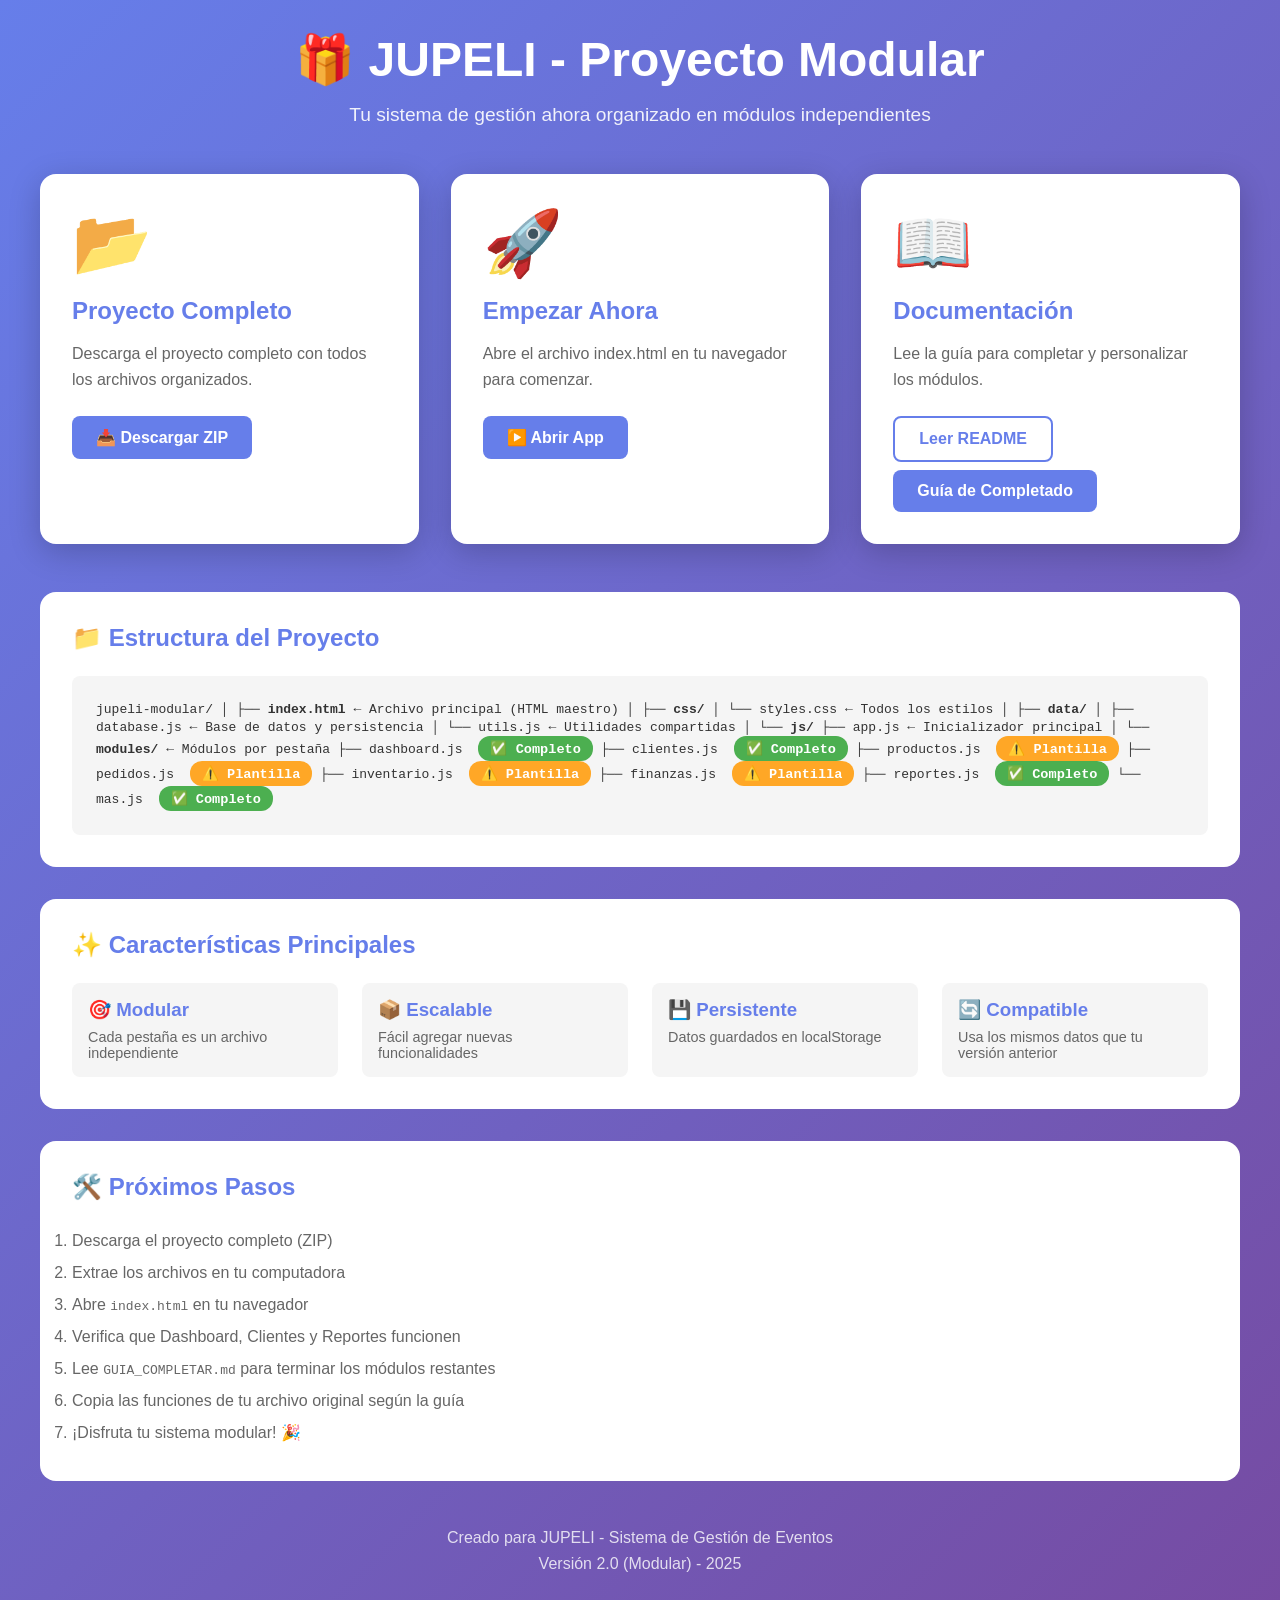
<file: Inicio Landing Page.html>
<!DOCTYPE html>
<html lang="es">
<head>
    <meta charset="UTF-8">
    <meta name="viewport" content="width=device-width, initial-scale=1.0">
    <title>JUPELI - Proyecto Modular</title>
    <style>
        * {
            margin: 0;
            padding: 0;
            box-sizing: border-box;
        }
        
        body {
            font-family: -apple-system, BlinkMacSystemFont, 'Segoe UI', Roboto, sans-serif;
            background: linear-gradient(135deg, #667eea 0%, #764ba2 100%);
            min-height: 100vh;
            padding: 2rem;
        }
        
        .container {
            max-width: 1200px;
            margin: 0 auto;
        }
        
        .header {
            text-align: center;
            color: white;
            margin-bottom: 3rem;
        }
        
        .header h1 {
            font-size: 3rem;
            margin-bottom: 1rem;
        }
        
        .header p {
            font-size: 1.2rem;
            opacity: 0.9;
        }
        
        .cards {
            display: grid;
            grid-template-columns: repeat(auto-fit, minmax(300px, 1fr));
            gap: 2rem;
            margin-bottom: 3rem;
        }
        
        .card {
            background: white;
            border-radius: 16px;
            padding: 2rem;
            box-shadow: 0 8px 32px rgba(0,0,0,0.2);
            transition: transform 0.3s;
        }
        
        .card:hover {
            transform: translateY(-8px);
        }
        
        .card-icon {
            font-size: 4rem;
            margin-bottom: 1rem;
        }
        
        .card h2 {
            color: #667eea;
            margin-bottom: 1rem;
        }
        
        .card p {
            color: #666;
            line-height: 1.6;
            margin-bottom: 1.5rem;
        }
        
        .btn {
            display: inline-block;
            padding: 0.75rem 1.5rem;
            background: #667eea;
            color: white;
            text-decoration: none;
            border-radius: 8px;
            transition: background 0.3s;
            font-weight: 600;
        }
        
        .btn:hover {
            background: #5568d3;
        }
        
        .btn-outline {
            background: transparent;
            border: 2px solid #667eea;
            color: #667eea;
        }
        
        .btn-outline:hover {
            background: #667eea;
            color: white;
        }
        
        .structure {
            background: white;
            border-radius: 16px;
            padding: 2rem;
            margin-bottom: 2rem;
        }
        
        .structure h2 {
            color: #667eea;
            margin-bottom: 1.5rem;
        }
        
        .tree {
            font-family: 'Courier New', monospace;
            background: #f5f5f5;
            padding: 1.5rem;
            border-radius: 8px;
            overflow-x: auto;
        }
        
        .tree code {
            color: #333;
        }
        
        .status {
            display: inline-block;
            padding: 0.25rem 0.75rem;
            border-radius: 12px;
            font-size: 0.85rem;
            font-weight: 600;
            margin-left: 0.5rem;
        }
        
        .status-complete {
            background: #4caf50;
            color: white;
        }
        
        .status-template {
            background: #ffa726;
            color: white;
        }
        
        .footer {
            text-align: center;
            color: white;
            margin-top: 3rem;
            opacity: 0.8;
        }
    </style>
</head>
<body>
    <div class="container">
        <div class="header">
            <h1>🎁 JUPELI - Proyecto Modular</h1>
            <p>Tu sistema de gestión ahora organizado en módulos independientes</p>
        </div>
        
        <div class="cards">
            <div class="card">
                <div class="card-icon">📂</div>
                <h2>Proyecto Completo</h2>
                <p>Descarga el proyecto completo con todos los archivos organizados.</p>
                <a href="jupeli-modular.zip" class="btn" download>📥 Descargar ZIP</a>
            </div>
            
            <div class="card">
                <div class="card-icon">🚀</div>
                <h2>Empezar Ahora</h2>
                <p>Abre el archivo index.html en tu navegador para comenzar.</p>
                <a href="jupeli-modular/index.html" class="btn">▶️ Abrir App</a>
            </div>
            
            <div class="card">
                <div class="card-icon">📖</div>
                <h2>Documentación</h2>
                <p>Lee la guía para completar y personalizar los módulos.</p>
                <a href="jupeli-modular/README.md" class="btn btn-outline" target="_blank">Leer README</a>
                <a href="jupeli-modular/GUIA_COMPLETAR.md" class="btn" target="_blank" style="margin-top: 0.5rem;">Guía de Completado</a>
            </div>
        </div>
        
        <div class="structure">
            <h2>📁 Estructura del Proyecto</h2>
            <div class="tree">
                <code>
jupeli-modular/
│
├── <strong>index.html</strong>              ← Archivo principal (HTML maestro)
│
├── <strong>css/</strong>
│   └── styles.css           ← Todos los estilos
│
├── <strong>data/</strong>
│   ├── database.js          ← Base de datos y persistencia
│   └── utils.js             ← Utilidades compartidas
│
└── <strong>js/</strong>
    ├── app.js               ← Inicializador principal
    │
    └── <strong>modules/</strong>             ← Módulos por pestaña
        ├── dashboard.js     <span class="status status-complete">✅ Completo</span>
        ├── clientes.js      <span class="status status-complete">✅ Completo</span>
        ├── productos.js     <span class="status status-template">⚠️ Plantilla</span>
        ├── pedidos.js       <span class="status status-template">⚠️ Plantilla</span>
        ├── inventario.js    <span class="status status-template">⚠️ Plantilla</span>
        ├── finanzas.js      <span class="status status-template">⚠️ Plantilla</span>
        ├── reportes.js      <span class="status status-complete">✅ Completo</span>
        └── mas.js           <span class="status status-complete">✅ Completo</span>
                </code>
            </div>
        </div>
        
        <div class="structure">
            <h2>✨ Características Principales</h2>
            <div style="display: grid; grid-template-columns: repeat(auto-fit, minmax(250px, 1fr)); gap: 1.5rem; margin-top: 1.5rem;">
                <div style="padding: 1rem; background: #f5f5f5; border-radius: 8px;">
                    <h3 style="color: #667eea; margin-bottom: 0.5rem;">🎯 Modular</h3>
                    <p style="color: #666; font-size: 0.9rem;">Cada pestaña es un archivo independiente</p>
                </div>
                <div style="padding: 1rem; background: #f5f5f5; border-radius: 8px;">
                    <h3 style="color: #667eea; margin-bottom: 0.5rem;">📦 Escalable</h3>
                    <p style="color: #666; font-size: 0.9rem;">Fácil agregar nuevas funcionalidades</p>
                </div>
                <div style="padding: 1rem; background: #f5f5f5; border-radius: 8px;">
                    <h3 style="color: #667eea; margin-bottom: 0.5rem;">💾 Persistente</h3>
                    <p style="color: #666; font-size: 0.9rem;">Datos guardados en localStorage</p>
                </div>
                <div style="padding: 1rem; background: #f5f5f5; border-radius: 8px;">
                    <h3 style="color: #667eea; margin-bottom: 0.5rem;">🔄 Compatible</h3>
                    <p style="color: #666; font-size: 0.9rem;">Usa los mismos datos que tu versión anterior</p>
                </div>
            </div>
        </div>
        
        <div class="structure">
            <h2>🛠️ Próximos Pasos</h2>
            <ol style="line-height: 2; color: #666; margin-top: 1rem;">
                <li>Descarga el proyecto completo (ZIP)</li>
                <li>Extrae los archivos en tu computadora</li>
                <li>Abre <code>index.html</code> en tu navegador</li>
                <li>Verifica que Dashboard, Clientes y Reportes funcionen</li>
                <li>Lee <code>GUIA_COMPLETAR.md</code> para terminar los módulos restantes</li>
                <li>Copia las funciones de tu archivo original según la guía</li>
                <li>¡Disfruta tu sistema modular! 🎉</li>
            </ol>
        </div>
        
        <div class="footer">
            <p>Creado para JUPELI - Sistema de Gestión de Eventos</p>
            <p style="margin-top: 0.5rem;">Versión 2.0 (Modular) - 2025</p>
        </div>
    </div>
</body>
</html>
</file>
